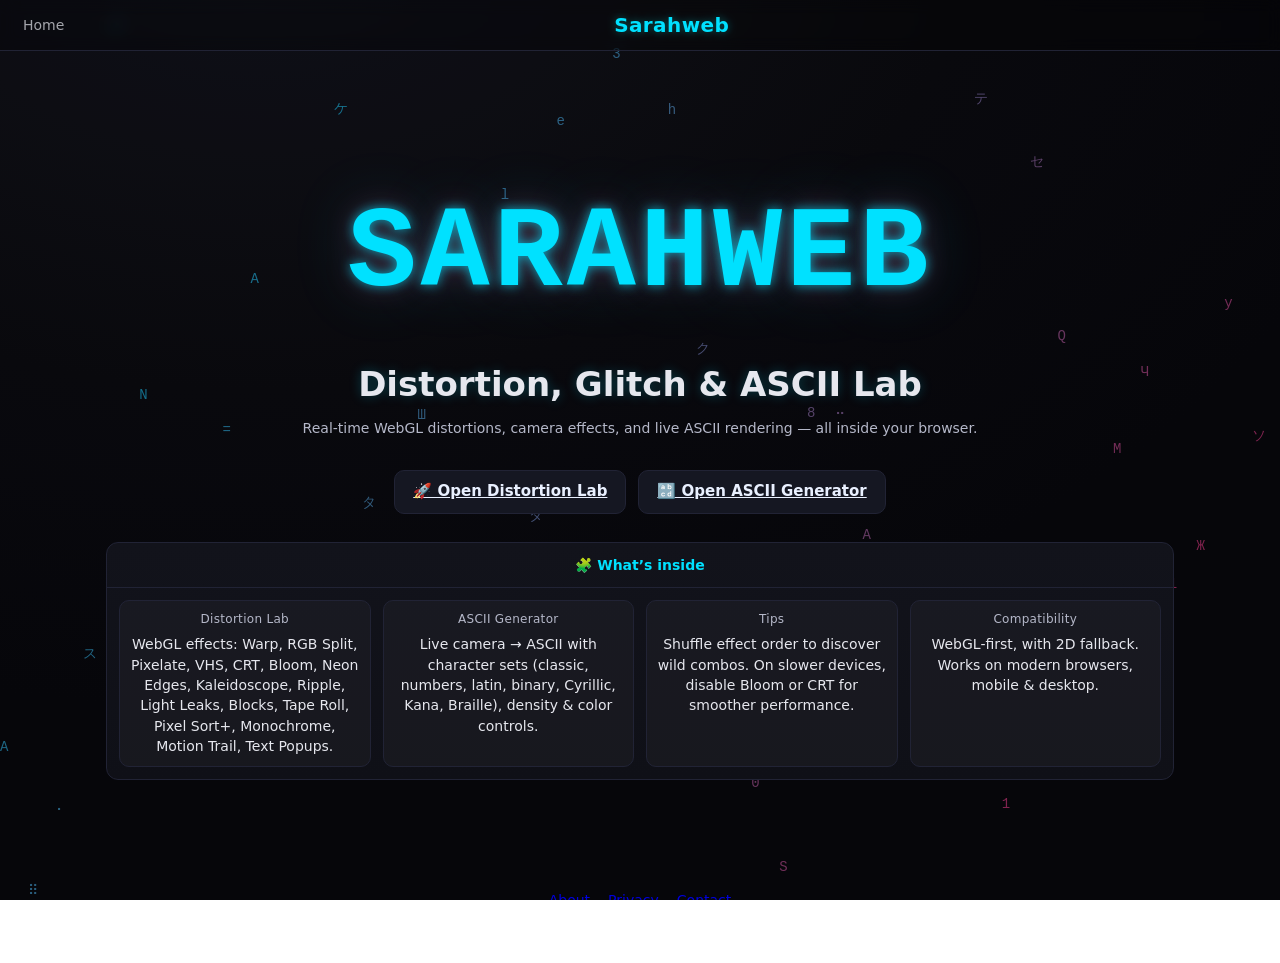
<file: index.html>
<!DOCTYPE html>
<html lang="en">
<head>
  <meta charset="utf-8" />
  <meta name="viewport" content="width=device-width, initial-scale=1, viewport-fit=cover" />
  <title>Sarahweb — Home</title>

  <!-- Canonical & SEO -->
  <link rel="canonical" href="https://www.sarahwebfx.com/" />
  <meta name="description" content="SarahwebFX — live WebGL distortion & glitch lab plus a real-time ASCII camera. Run VHS, CRT, bloom, kaleidoscope, leaks, trails and more — all in your browser." />
  <meta name="theme-color" content="#0b1220" />
  <meta name="keywords" content="Sarahweb, SarahwebFX, distortion lab, glitch, WebGL, ASCII art, real-time effects, VHS, RGB split, cyberpunk, visual fx" />
  <meta name="author" content="TomUTKA" />
  <meta name="robots" content="index, follow" />

  <!-- Open Graph / Twitter -->
  <meta property="og:title" content="SarahwebFX — Distortion, Glitch & ASCII Lab" />
  <meta property="og:description" content="Live WebGL effects and an ASCII camera. Real-time visuals in your browser." />
  <meta property="og:url" content="https://www.sarahwebfx.com/" />
  <meta property="og:type" content="website" />
  <meta property="og:image" content="https://www.sarahwebfx.com/assets/og-card.png" />
  <meta name="twitter:card" content="summary_large_image" />
  <meta name="twitter:title" content="SarahwebFX — Distortion, Glitch & ASCII Lab" />
  <meta name="twitter:description" content="Live WebGL effects and an ASCII camera. Real-time visuals in your browser." />
  <meta name="twitter:image" content="https://www.sarahwebfx.com/assets/og-card.png" />
  
  <link rel="icon" type="image/png" sizes="512x512" href="assets/swfx.png">
  <link rel="apple-touch-icon" href="assets/swfx.png">

  <link rel="stylesheet" href="./lab.css" />

  <!-- Google Analytics 4 -->
  <script async src="https://www.googletagmanager.com/gtag/js?id=G-GY3DYE1NW1"></script>
  <script>
    window.dataLayer = window.dataLayer || [];
    function gtag(){dataLayer.push(arguments);}
    gtag('js', new Date());
    gtag('config', 'G-GY3DYE1NW1');
  </script>

  <style>
    /* ASCII rain background */
    .bg-wrap {
      position: fixed;
      inset: 0;
      z-index: 0;
      overflow: hidden;
      pointer-events: none;
    }
    #asciiBg {
      position: absolute;
      inset: 0;
      width: 100%;
      height: 100%;
      display: block;
      filter: contrast(120%) saturate(110%) brightness(105%);
      opacity: 0.5;
      mix-blend-mode: screen;
    }

    /* Foreground */
    .hero {
      position: relative;
      z-index: 1;
      text-align: center;
      padding: 120px 16px 40px;
    }

    /* --- BIG SARAHWEB LOGO --- */
    .hero .logo {
      font-size: clamp(48px, 9vw, 120px);
      font-weight: 900;
      letter-spacing: 4px;
      text-transform: uppercase;
      color: var(--cyan);
      text-shadow:
        0 0 12px rgba(0, 225, 255, 0.7),
        0 0 28px rgba(255, 42, 109, 0.25),
        0 0 60px rgba(0, 225, 255, 0.25);
      animation: glowPulse 6s ease-in-out infinite;
      font-family: "Orbitron", "Share Tech Mono", monospace;
      display: inline-block;
      margin-bottom: 10px;
    }

    @keyframes glowPulse {
      0%, 100% {
        text-shadow:
          0 0 10px rgba(0, 225, 255, 0.8),
          0 0 25px rgba(255, 42, 109, 0.3),
          0 0 50px rgba(0, 225, 255, 0.4);
        transform: scale(1);
      }
      50% {
        text-shadow:
          0 0 15px rgba(0, 225, 255, 1),
          0 0 35px rgba(255, 42, 109, 0.4),
          0 0 70px rgba(0, 225, 255, 0.6);
        transform: scale(1.03);
      }
    }

    .hero h2 {
      margin: 12px 0 8px;
      font-size: clamp(22px, 3.5vw, 34px);
      font-weight: 700;
      color: var(--ink);
      text-shadow: 0 0 12px rgba(0, 225, 255, 0.25);
    }

    .hero .lead {
      color: var(--ink-dim);
      max-width: 820px;
      margin: 0 auto 18px;
    }

    .cta {
      display: inline-flex;
      gap: 12px;
      flex-wrap: wrap;
      justify-content: center;
      margin-top: 14px;
    }
    .cta .btn {
      font-size: 15px;
      padding: 10px 18px;
    }

    /* Keep panel layout consistent */
    .panel > summary {
      cursor: default;
    }
  </style>
</head>
<body>
  <!-- Background -->
  <div class="bg-wrap" aria-hidden="true">
    <canvas id="asciiBg"></canvas>
  </div>

  <!-- Header (same theme bar) -->
  <header class="top">
    <nav class="left">
      <span class="navlink" style="pointer-events:none;opacity:.7">Home</span>
    </nav>
    <h1 class="brand">Sarahweb</h1>
    <div class="right"></div>
  </header>

  <!-- Hero section -->
  <main class="wrap hero">
    <div class="logo">SARAHWEB</div>
    <h2>Distortion, Glitch & ASCII Lab</h2>
    <p class="lead">
      Real-time WebGL distortions, camera effects, and live ASCII rendering — all inside your browser.
    </p>
    <div class="cta">
      <a class="btn" href="./lab.html">🚀 Open Distortion Lab</a>
      <a class="btn" href="./ascii.html">🔡 Open ASCII Generator</a>
    </div>

    <section class="panel" style="margin-top:28px;">
      <summary>🧩 What’s inside</summary>
      <div class="row">
        <div class="ctl">
          <span>Distortion Lab</span>
          <div>
            WebGL effects: Warp, RGB Split, Pixelate, VHS, CRT, Bloom, Neon Edges, Kaleidoscope, Ripple,
            Light Leaks, Blocks, Tape Roll, Pixel Sort+, Monochrome, Motion Trail, Text Popups.
          </div>
        </div>
        <div class="ctl">
          <span>ASCII Generator</span>
          <div>
            Live camera → ASCII with character sets (classic, numbers, latin, binary, Cyrillic, Kana, Braille),
            density & color controls.
          </div>
        </div>
        <div class="ctl">
          <span>Tips</span>
          <div>
            Shuffle effect order to discover wild combos. On slower devices, disable Bloom or CRT for smoother performance.
          </div>
        </div>
        <div class="ctl">
          <span>Compatibility</span>
          <div>
            WebGL-first, with 2D fallback. Works on modern browsers, mobile & desktop.
          </div>
        </div>
      </div>
    </section>
  </main>

  <!-- Flowing ASCII rain background -->
  <script>
    (() => {
      const canvas = document.getElementById('asciiBg');
      const ctx = canvas.getContext('2d', { alpha: true });
      let W = 0, H = 0, cols = 0, drops = [], last = 0;

      const SETS = [
        "01", " .:-=+*#%@", "ABCDEFGHIJKLMNOPQRSTUVWXYZ",
        "abcdefghijklmnopqrstuvwxyz", "0123456789",
        "アイウエオカキクケコサシスセソタチツテト",
        "АБВГДЕЖЗИЙКЛМНОПРСТУФХЦЧШЩЫЭЮЯ",
        "⠁⠃⠉⠙⠑⠋⠛⠟⠞⠥⠩⠯⠷⠿"
      ];
      const CYAN = "#00e1ff", HOT = "#ff2a6d";

      function resize() {
        const dpr = Math.min(window.devicePixelRatio || 1, 2);
        W = canvas.width = window.innerWidth * dpr;
        H = canvas.height = window.innerHeight * dpr;
        ctx.setTransform(dpr, 0, 0, dpr, 0, 0);
        const fontSize = Math.max(12, Math.floor(W / 90));
        ctx.font = `${fontSize}px ui-monospace, Menlo, Consolas, monospace`;
        cols = Math.ceil(W / (fontSize * 2));
        drops = new Array(cols).fill(0).map(() => ({
          y: Math.random() * H,
          sp: 2 + Math.random() * 3,
          set: SETS[(Math.random() * SETS.length) | 0]
        }));
      }

      function tick(ts) {
        const dt = (ts - last) || 16; last = ts;
        ctx.fillStyle = "rgba(10, 10, 15, 0.14)";
        ctx.fillRect(0, 0, W, H);

        const g = ctx.createLinearGradient(0, 0, W, H);
        g.addColorStop(0, CYAN);
        g.addColorStop(1, HOT);
        ctx.fillStyle = g;

        const stepX = Math.max(12, W / cols);
        for (let i = 0; i < cols; i++) {
          const d = drops[i];
          const ch = d.set[(Math.random() * d.set.length) | 0];
          const x = i * stepX;
          const y = d.y;
          ctx.fillText(ch, x, y);
          d.y += d.sp * (1 + Math.sin(ts * 0.001 + i) * 0.2);
          if (d.y > H + 40) {
            d.y = -Math.random() * 80;
            if (Math.random() < 0.08) d.set = SETS[(Math.random() * SETS.length) | 0];
            d.sp = 2 + Math.random() * 3;
          }
        }
        requestAnimationFrame(tick);
      }

      window.addEventListener('resize', resize);
      resize();
      requestAnimationFrame(tick);
    })();
  </script>

<footer class="wrap" style="margin-top:28px">
  <div class="links" style="display:flex;gap:18px;justify-content:center;margin:28px 0 8px">
    <a href="./about.html">About</a>
    <a href="./privacy.html">Privacy</a>
    <a href="./contact.html">Contact</a>
  </div>
  <div class="muted" style="text-align:center;margin-bottom:24px;">
    © <span id="y"></span> SarahwebFX
  </div>
</footer>
<script>
  (function(){ var y=document.getElementById('y'); if(y) y.textContent=new Date().getFullYear(); })();
</script>

</body>
</html>
</file>
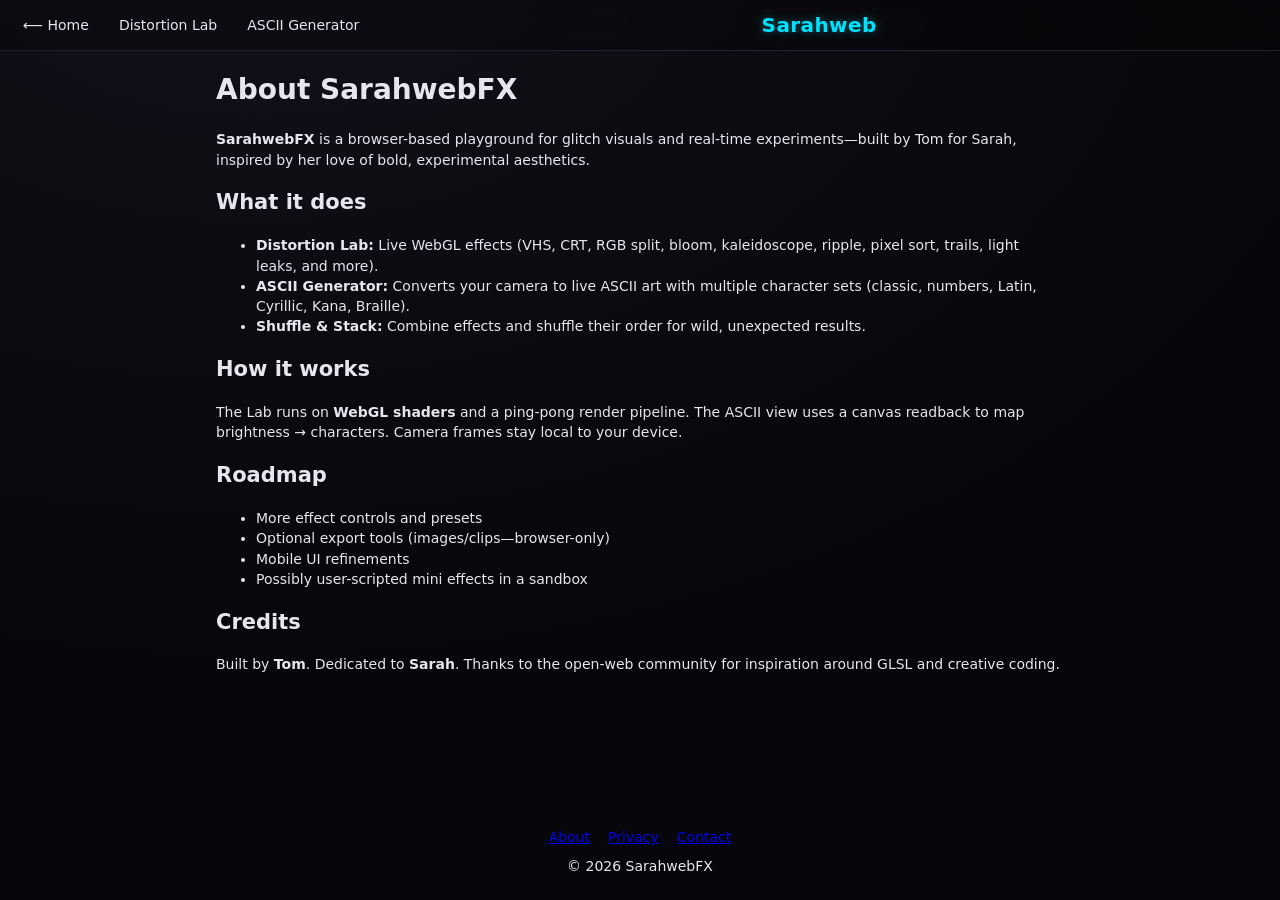
<file: about.html>
<!DOCTYPE html>
<html lang="en">
<head>
  <meta charset="utf-8" />
  <meta name="viewport" content="width=device-width, initial-scale=1, viewport-fit=cover" />
  <title>About — SarahwebFX</title>
  <link rel="canonical" href="https://www.sarahwebfx.com/about.html" />
  <meta name="description" content="Learn the story behind SarahwebFX, the real-time WebGL Distortion Lab and ASCII camera made for glitch visuals." />
  <meta name="theme-color" content="#0b1220" />
  <link rel="icon" type="image/png" sizes="512x512" href="assets/swfx.png">
  <link rel="apple-touch-icon" href="assets/swfx.png">

  <link rel="stylesheet" href="./lab.css" />
  <style>
    /* keep footer at bottom without touching your theme */
    body,html{height:100%}
    .page{min-height:100%;display:flex;flex-direction:column}
    main.wrap{flex:1}
  </style>
</head>
<body>
  <div class="page">
    <header class="top">
      <nav class="left">
        <a class="navlink" href="./index.html">⟵ Home</a>
        <a class="navlink" href="./lab.html">Distortion Lab</a>
        <a class="navlink" href="./ascii.html">ASCII Generator</a>
      </nav>
      <h1 class="brand">Sarahweb</h1>
      <div class="right"></div>
    </header>

    <main class="wrap" style="max-width:880px">
      <h1>About SarahwebFX</h1>
      <p>
        <strong>SarahwebFX</strong> is a browser-based playground for glitch visuals and
        real-time experiments—built by Tom for Sarah, inspired by her love of bold, experimental aesthetics.
      </p>

      <h2>What it does</h2>
      <ul>
        <li><strong>Distortion Lab:</strong> Live WebGL effects (VHS, CRT, RGB split, bloom, kaleidoscope, ripple, pixel sort, trails, light leaks, and more).</li>
        <li><strong>ASCII Generator:</strong> Converts your camera to live ASCII art with multiple character sets (classic, numbers, Latin, Cyrillic, Kana, Braille).</li>
        <li><strong>Shuffle & Stack:</strong> Combine effects and shuffle their order for wild, unexpected results.</li>
      </ul>

      <h2>How it works</h2>
      <p>
        The Lab runs on <strong>WebGL shaders</strong> and a ping-pong render pipeline. The ASCII view uses
        a canvas readback to map brightness → characters. Camera frames stay local to your device.
      </p>

      <h2>Roadmap</h2>
      <ul>
        <li>More effect controls and presets</li>
        <li>Optional export tools (images/clips—browser-only)</li>
        <li>Mobile UI refinements</li>
        <li>Possibly user-scripted mini effects in a sandbox</li>
      </ul>

      <h2>Credits</h2>
      <p>
        Built by <strong>Tom</strong>. Dedicated to <strong>Sarah</strong>. Thanks to the
        open-web community for inspiration around GLSL and creative coding.
      </p>
    </main>

    <footer class="wrap" style="margin-top:28px">
      <div class="links" style="display:flex;gap:18px;justify-content:center;margin:28px 0 8px">
        <a href="./about.html">About</a>
        <a href="./privacy.html">Privacy</a>
        <a href="./contact.html">Contact</a>
      </div>
      <div class="muted" style="text-align:center;margin-bottom:24px;">
        © <span id="y"></span> SarahwebFX
      </div>
    </footer>
  </div>
  <script>document.getElementById('y').textContent = new Date().getFullYear();</script>
</body>
</html>
</file>
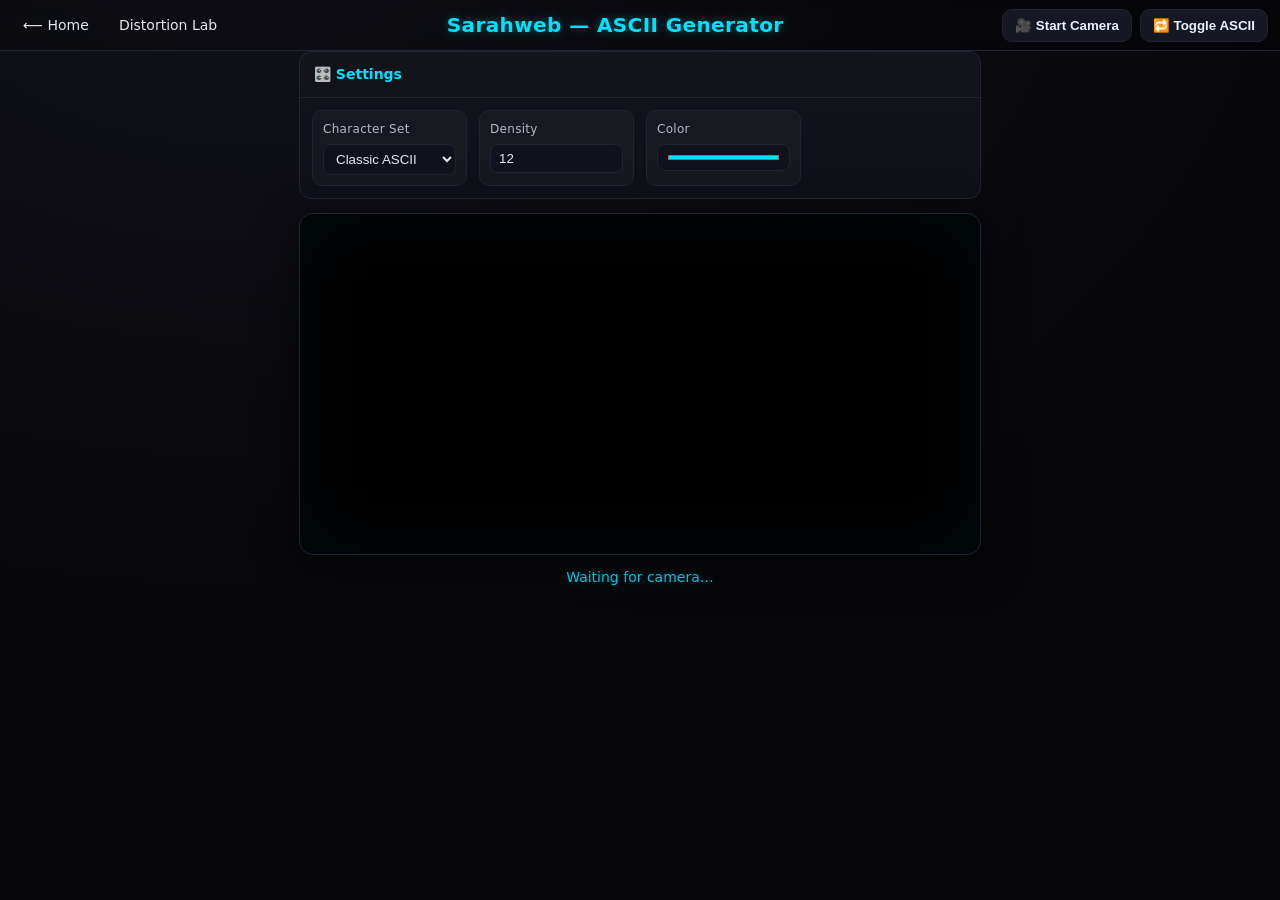
<file: ascii.html>
<!DOCTYPE html>
<html lang="en">
<head>
  <meta charset="utf-8" />
  <meta name="viewport" content="width=device-width, initial-scale=1, viewport-fit=cover" />
  <title>SarahwebFX — ASCII Generator</title>

  <!-- Canonical & SEO -->
  <link rel="canonical" href="https://www.sarahwebfx.com/ascii.html" />
  <meta name="description" content="SarahwebFX ASCII Generator — transform your webcam feed into live ASCII art with multiple character sets, density and color options." />
  <meta name="keywords" content="Sarahweb, SarahwebFX, ASCII generator, webcam ASCII, text art, live ASCII, glitch, matrix, binary, cyberpunk, real-time effects" />
  <meta name="author" content="TomUTKA" />
  <meta name="robots" content="index, follow" />
  <meta name="theme-color" content="#0b1220" />

  <!-- Open Graph / Twitter -->
  <meta property="og:title" content="SarahwebFX — ASCII Generator" />
  <meta property="og:description" content="Turn your camera feed into real-time ASCII art — with multiple character sets and color styles." />
  <meta property="og:url" content="https://www.sarahwebfx.com/ascii.html" />
  <meta property="og:type" content="website" />
  <meta property="og:image" content="https://www.sarahwebfx.com/assets/og-card.png" />

  <meta name="twitter:card" content="summary_large_image" />
  <meta name="twitter:title" content="SarahwebFX — ASCII Generator" />
  <meta name="twitter:description" content="Turn your camera feed into real-time ASCII art — with multiple character sets and color styles." />
  <meta name="twitter:image" content="https://www.sarahwebfx.com/assets/og-card.png" />

  <link rel="icon" type="image/png" sizes="512x512" href="assets/swfx.png">
  <link rel="apple-touch-icon" href="assets/swfx.png">

  <!-- Styles -->
  <link rel="stylesheet" href="./lab.css" />

  <!-- Google Analytics 4 -->
  <script async src="https://www.googletagmanager.com/gtag/js?id=G-GY3DYE1NW1"></script>
  <script>
    window.dataLayer = window.dataLayer || [];
    function gtag(){dataLayer.push(arguments);}
    gtag('js', new Date());
    gtag('config', 'G-GY3DYE1NW1');
  </script>
</head>
<body>
  <header class="top">
    <nav class="left">
      <a class="navlink" href="./index.html">⟵ Home</a>
      <a class="navlink" href="./lab.html">Distortion Lab</a>
    </nav>
    <h1 class="brand">Sarahweb — ASCII Generator</h1>
    <div class="actions right">
      <button id="btnCam" class="btn sfx">🎥 Start Camera</button>
      <button id="btnToggle" class="btn sfx">🔁 Toggle ASCII</button>
    </div>
    <audio id="clickSfx"></audio>
  </header>

  <main class="wrap">
    <details class="panel" open>
      <summary>🎛️ Settings</summary>
      <div class="row">
        <label class="ctl">
          <span>Character Set</span>
          <select id="charset">
            <option value="classic">Classic ASCII</option>
            <option value="numbers">Numbers</option>
            <option value="latin">Latin (A–Z, a–z)</option>
            <option value="binary">Binary (0/1)</option>
            <option value="cyrillic">Cyrillic</option>
            <option value="kana">Japanese Kana</option>
            <option value="braille">Braille</option>
          </select>
        </label>
        <label class="ctl">
          <span>Density</span>
          <input id="density" type="number" min="2" max="48" value="12" />
        </label>
        <label class="ctl">
          <span>Color</span>
          <input id="color" type="color" value="#00e1ff" />
        </label>
      </div>
    </details>

    <section class="stage">
      <canvas id="asciiCanvas"></canvas>
      <video id="vid" autoplay playsinline muted></video>
    </section>

    <div id="status" class="status">Waiting for camera…</div>
  </main>

  <script src="./ascii.js"></script>
</body>
</html>
</file>
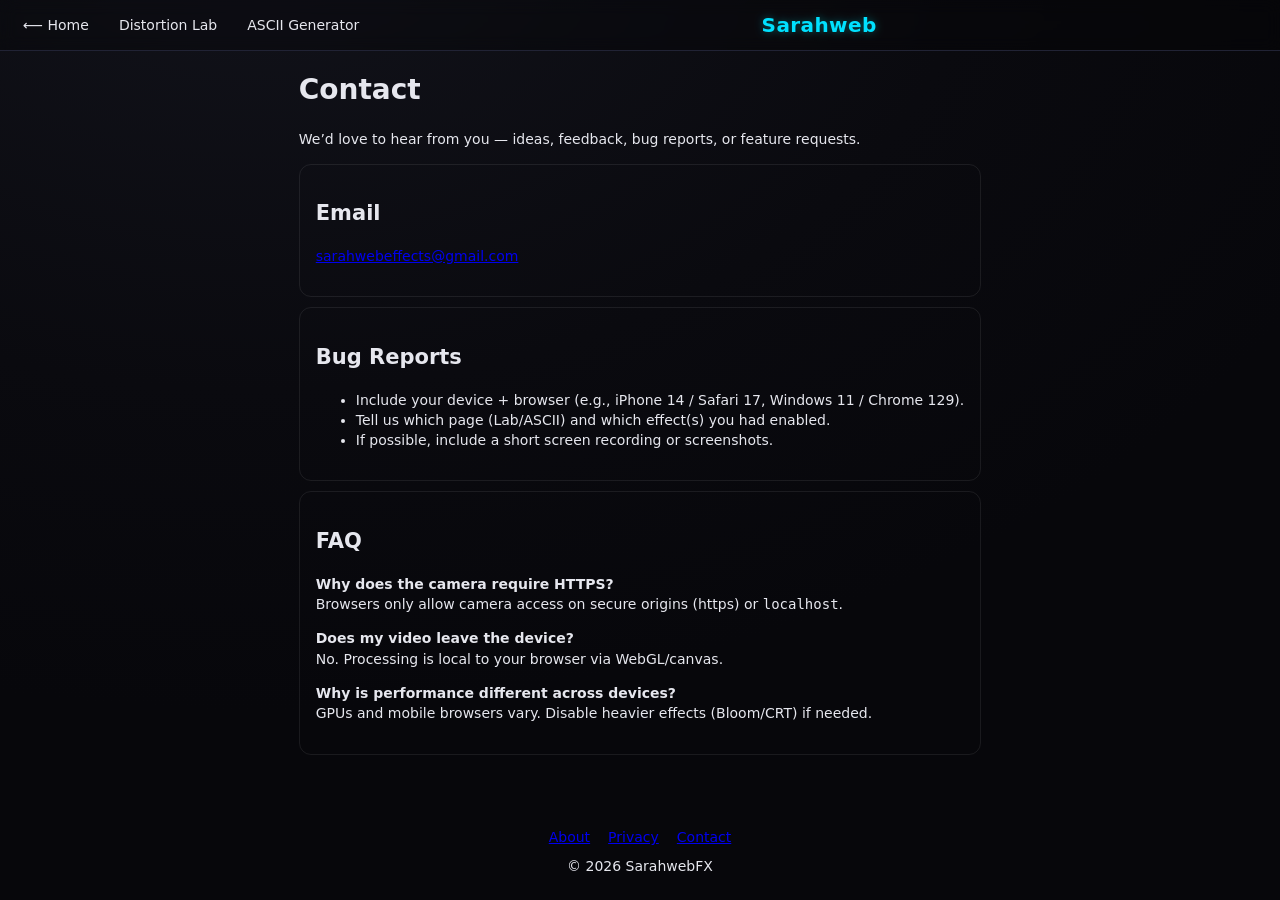
<file: contact.html>
<!DOCTYPE html>
<html lang="en">
<head>
  <meta charset="utf-8" />
  <meta name="viewport" content="width=device-width, initial-scale=1, viewport-fit=cover" />
  <title>Contact — SarahwebFX</title>
  <link rel="canonical" href="https://www.sarahwebfx.com/contact.html" />
  <meta name="description" content="Contact SarahwebFX for questions, ideas, or bug reports." />
  <meta name="theme-color" content="#0b1220" />
  <link rel="icon" type="image/png" sizes="512x512" href="assets/swfx.png">
  <link rel="apple-touch-icon" href="assets/swfx.png">

  <link rel="stylesheet" href="./lab.css" />
  <style>
    body,html{height:100%}
    .page{min-height:100%;display:flex;flex-direction:column}
    main.wrap{flex:1}
    .card{border:1px solid rgba(255,255,255,.08);border-radius:12px;padding:16px;margin:10px 0}
  </style>
</head>
<body>
  <div class="page">
    <header class="top">
      <nav class="left">
        <a class="navlink" href="./index.html">⟵ Home</a>
        <a class="navlink" href="./lab.html">Distortion Lab</a>
        <a class="navlink" href="./ascii.html">ASCII Generator</a>
      </nav>
      <h1 class="brand">Sarahweb</h1>
      <div class="right"></div>
    </header>

    <main class="wrap" style="max-width:880px">
      <h1>Contact</h1>
      <p>We’d love to hear from you — ideas, feedback, bug reports, or feature requests.</p>

      <div class="card">
        <h2>Email</h2>
        <p>
          <a href="mailto:sarahwebeffects@gmail.com">sarahwebeffects@gmail.com</a>
        </p>
      </div>

      <div class="card">
        <h2>Bug Reports</h2>
        <ul>
          <li>Include your device + browser (e.g., iPhone 14 / Safari 17, Windows 11 / Chrome 129).</li>
          <li>Tell us which page (Lab/ASCII) and which effect(s) you had enabled.</li>
          <li>If possible, include a short screen recording or screenshots.</li>
        </ul>
      </div>

      <div class="card">
        <h2>FAQ</h2>
        <p><strong>Why does the camera require HTTPS?</strong><br>
        Browsers only allow camera access on secure origins (https) or <code>localhost</code>.</p>

        <p><strong>Does my video leave the device?</strong><br>
        No. Processing is local to your browser via WebGL/canvas.</p>

        <p><strong>Why is performance different across devices?</strong><br>
        GPUs and mobile browsers vary. Disable heavier effects (Bloom/CRT) if needed.</p>
      </div>
    </main>

    <footer class="wrap" style="margin-top:28px">
      <div class="links" style="display:flex;gap:18px;justify-content:center;margin:28px 0 8px">
        <a href="./about.html">About</a>
        <a href="./privacy.html">Privacy</a>
        <a href="./contact.html">Contact</a>
      </div>
      <div class="muted" style="text-align:center;margin-bottom:24px;">
        © <span id="y"></span> SarahwebFX
      </div>
    </footer>
  </div>
  <script>document.getElementById('y').textContent = new Date().getFullYear();</script>
</body>
</html>
</file>
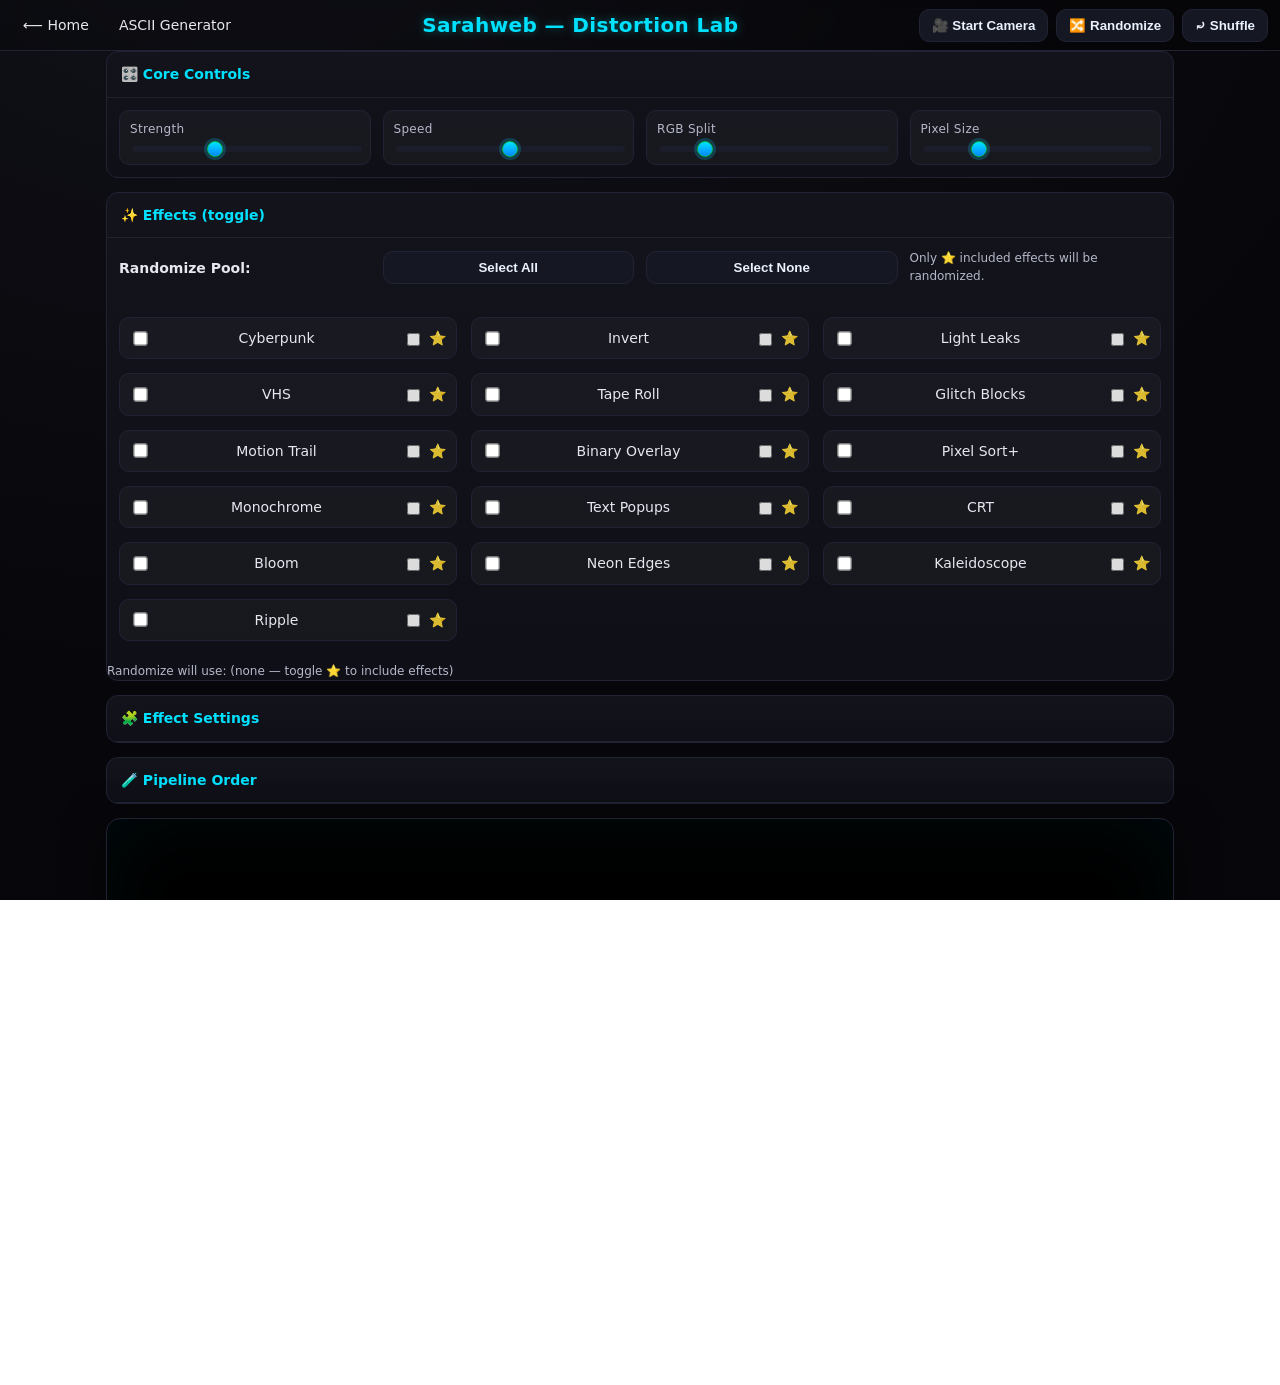
<file: lab.html>
<!DOCTYPE html>
<html lang="en">
<head>
  <meta charset="utf-8" />
  <meta name="viewport" content="width=device-width, initial-scale=1, viewport-fit=cover" />
  <title>SarahwebFX — Distortion Lab (WebGL)</title>

  <!-- Canonical & SEO -->
  <link rel="canonical" href="https://www.sarahwebfx.com/lab.html" />
  <meta name="description" content="SarahwebFX Distortion Lab — experiment with real-time WebGL camera effects: VHS, CRT, RGB split, bloom, kaleidoscope, ripple, pixel sort, trails, leaks, and more — right in your browser." />
  <meta name="keywords" content="Sarahweb, SarahwebFX, distortion lab, glitch, WebGL, CRT, VHS, RGB split, pixel sort, ripple, kaleidoscope, trails, light leaks, effects, cyberpunk, real-time graphics" />
  <meta name="author" content="TomUTKA" />
  <meta name="robots" content="index, follow" />
  <meta name="theme-color" content="#0b1220" />

  <!-- Open Graph / Twitter -->
  <meta property="og:title" content="SarahwebFX — Distortion Lab (WebGL)" />
  <meta property="og:description" content="Run live WebGL distortion & glitch effects in your browser — VHS, CRT, RGB split, ripple, kaleidoscope and more." />
  <meta property="og:url" content="https://www.sarahwebfx.com/lab.html" />
  <meta property="og:type" content="website" />
  <meta property="og:image" content="https://www.sarahwebfx.com/assets/og-card.png" />

  <meta name="twitter:card" content="summary_large_image" />
  <meta name="twitter:title" content="SarahwebFX — Distortion Lab (WebGL)" />
  <meta name="twitter:description" content="Run live WebGL distortion & glitch effects in your browser — VHS, CRT, RGB split, ripple, kaleidoscope and more." />
  <meta name="twitter:image" content="https://www.sarahwebfx.com/assets/og-card.png" />

  <link rel="icon" type="image/png" sizes="512x512" href="assets/swfx.png">
  <link rel="apple-touch-icon" href="assets/swfx.png">

  <link rel="stylesheet" href="./lab.css" />

  <!-- Google Analytics 4 -->
  <script async src="https://www.googletagmanager.com/gtag/js?id=G-GY3DYE1NW1"></script>
  <script>
    window.dataLayer = window.dataLayer || [];
    function gtag(){dataLayer.push(arguments);}
    gtag('js', new Date());
    gtag('config', 'G-GY3DYE1NW1');
  </script>

  <style>
    /* Optional layout tweak for include stars */
    .sw { display:flex; align-items:center; justify-content:space-between; }
    .sw .inc { display:inline-flex; align-items:center; gap:6px; opacity:.85; }
    .sw .inc input { transform: translateY(1px); }
  </style>
</head>

<body>
  <!-- Top bar -->
  <header class="top">
    <nav class="left">
      <a class="navlink" href="./index.html">⟵ Home</a>
      <a class="navlink" href="./ascii.html">ASCII Generator</a>
    </nav>
    <h1 class="brand">Sarahweb — Distortion Lab</h1>
    <div class="actions right">
      <button id="btnCam" class="btn sfx">🎥 Start Camera</button>
      <button id="btnRandom" class="btn sfx">🔀 Randomize</button>
      <button id="btnShuffle" class="btn sfx">⤾ Shuffle</button>
    </div>
    <audio id="clickSfx"></audio>
  </header>

  <!-- Controls -->
  <main class="wrap">
    <!-- Core controls -->
    <details class="panel" open>
      <summary>🎛️ Core Controls</summary>
      <div class="row">
        <label class="ctl"><span>Strength</span><input id="strength" type="range" min="0" max="100" value="35" /></label>
        <label class="ctl"><span>Speed</span><input id="speed" type="range" min="0" max="100" value="50" /></label>
        <label class="ctl"><span>RGB Split</span><input id="rgb" type="range" min="0" max="100" value="18" /></label>
        <label class="ctl"><span>Pixel Size</span><input id="cell" type="range" min="4" max="128" value="32" /></label>
      </div>
    </details>

    <!-- Effects toggles -->
    <details class="panel" open>
      <summary>✨ Effects (toggle)</summary>

      <!-- Randomize pool controls -->
      <div class="row" style="align-items:center; gap:12px; margin-bottom:8px;">
        <strong>Randomize Pool:</strong>
        <button id="incAll" class="btn sfx" type="button">Select All</button>
        <button id="incNone" class="btn sfx" type="button">Select None</button>
        <span class="hint">Only ⭐ included effects will be randomized.</span>
      </div>

      <div class="grid-3">
        <!-- Each effect -->
        <label class="sw"><input id="fx_cpunk" type="checkbox" /> Cyberpunk<span class="inc"><input id="inc_cpunk" type="checkbox" /> ⭐</span></label>
        <label class="sw"><input id="fx_invert" type="checkbox" /> Invert<span class="inc"><input id="inc_invert" type="checkbox" /> ⭐</span></label>
        <label class="sw"><input id="fx_leak" type="checkbox" /> Light Leaks<span class="inc"><input id="inc_leak" type="checkbox" /> ⭐</span></label>
        <label class="sw"><input id="fx_vhs" type="checkbox" /> VHS<span class="inc"><input id="inc_vhs" type="checkbox" /> ⭐</span></label>
        <label class="sw"><input id="fx_tape" type="checkbox" /> Tape Roll<span class="inc"><input id="inc_tape" type="checkbox" /> ⭐</span></label>
        <label class="sw"><input id="fx_blocks" type="checkbox" /> Glitch Blocks<span class="inc"><input id="inc_blocks" type="checkbox" /> ⭐</span></label>
        <label class="sw"><input id="fx_trail" type="checkbox" /> Motion Trail<span class="inc"><input id="inc_trail" type="checkbox" /> ⭐</span></label>
        <label class="sw"><input id="fx_binary" type="checkbox" /> Binary Overlay<span class="inc"><input id="inc_binary" type="checkbox" /> ⭐</span></label>
        <label class="sw"><input id="fx_psort" type="checkbox" /> Pixel Sort+<span class="inc"><input id="inc_psort" type="checkbox" /> ⭐</span></label>
        <label class="sw"><input id="fx_mono" type="checkbox" /> Monochrome<span class="inc"><input id="inc_mono" type="checkbox" /> ⭐</span></label>
        <label class="sw"><input id="fx_text" type="checkbox" /> Text Popups<span class="inc"><input id="inc_text" type="checkbox" /> ⭐</span></label>
        <label class="sw"><input id="fx_crt" type="checkbox" /> CRT<span class="inc"><input id="inc_crt" type="checkbox" /> ⭐</span></label>
        <label class="sw"><input id="fx_bloom" type="checkbox" /> Bloom<span class="inc"><input id="inc_bloom" type="checkbox" /> ⭐</span></label>
        <label class="sw"><input id="fx_edges" type="checkbox" /> Neon Edges<span class="inc"><input id="inc_edges" type="checkbox" /> ⭐</span></label>
        <label class="sw"><input id="fx_kaleido" type="checkbox" /> Kaleidoscope<span class="inc"><input id="inc_kaleido" type="checkbox" /> ⭐</span></label>
        <label class="sw"><input id="fx_ripple" type="checkbox" /> Ripple<span class="inc"><input id="inc_ripple" type="checkbox" /> ⭐</span></label>
      </div>

      <div class="hint" id="randSummary" style="margin-top:10px;">Randomize will use: (none yet)</div>
    </details>

    <!-- Settings -->
    <details class="panel">
      <summary>🧩 Effect Settings</summary>
      <div class="row">
        <!-- Your existing fieldsets (CRT, Bloom, etc.) -->
        <fieldset class="group"><legend>CRT</legend><label class="ctl small"><span>Curvature</span><input id="crt_curve" type="range" min="0" max="100" value="40" /></label><label class="ctl small"><span>Scanlines</span><input id="crt_scan" type="range" min="0" max="100" value="40" /></label></fieldset>
        <fieldset class="group"><legend>Bloom</legend><label class="ctl small"><span>Threshold</span><input id="bloom_thresh" type="range" min="0" max="100" value="40" /></label><label class="ctl small"><span>Intensity</span><input id="bloom_amt" type="range" min="0" max="100" value="40" /></label></fieldset>
        <fieldset class="group"><legend>Neon Edges</legend><label class="ctl small"><span>Strength</span><input id="edge_amt" type="range" min="0" max="100" value="40" /></label></fieldset>
        <fieldset class="group"><legend>Kaleidoscope</legend><label class="ctl small"><span>Slices</span><input id="kaleido_slices" type="range" min="3" max="16" value="6" /></label><label class="ctl small"><span>Rotate</span><input id="kaleido_angle" type="range" min="0" max="360" value="0" /></label></fieldset>
        <fieldset class="group"><legend>Ripple</legend><label class="ctl small"><span>Radius</span><input id="ripple_radius" type="range" min="0" max="100" value="40" /></label><label class="ctl small"><span>Strength</span><input id="ripple_amt" type="range" min="0" max="100" value="40" /></label></fieldset>
        <fieldset class="group"><legend>Pixel Sort+</legend><label class="ctl small"><span>Threshold</span><input id="psort_thresh" type="range" min="0" max="100" value="40" /></label><label class="ctl small"><span>Direction</span><select id="psort_dir"><option value="h" selected>Horizontal</option><option value="v">Vertical</option></select></label></fieldset>
        <fieldset class="group"><legend>Monochrome</legend><label class="ctl small"><span>Color A</span><input id="mono_a" type="color" value="#00ffcc" /></label><label class="ctl small"><span>Color B</span><input id="mono_b" type="color" value="#220022" /></label></fieldset>
        <fieldset class="group"><legend>Text Popups</legend><label class="ctl small"><span>Duration (ms)</span><input id="text_ms" type="number" min="200" max="5000" value="1400" /></label></fieldset>
      </div>
    </details>

    <!-- Pipeline order -->
    <details class="panel">
      <summary>🧪 Pipeline Order</summary>
      <div class="row">
        <pre id="orderList" class="order"></pre>
        <div class="stack">
          <button id="btnShuffle2" class="btn sfx">Shuffle Order</button>
          <div class="hint">Effects run top → bottom. Shuffle to discover wild combos.</div>
        </div>
      </div>
    </details>

    <!-- Output -->
    <section class="stage">
      <canvas id="gl"></canvas>
      <video id="vid" autoplay playsinline muted></video>
    </section>

    <div id="status" class="status">Waiting for camera…</div>
  </main>

  <script src="./lab.js"></script>
</body>
</html>
</file>
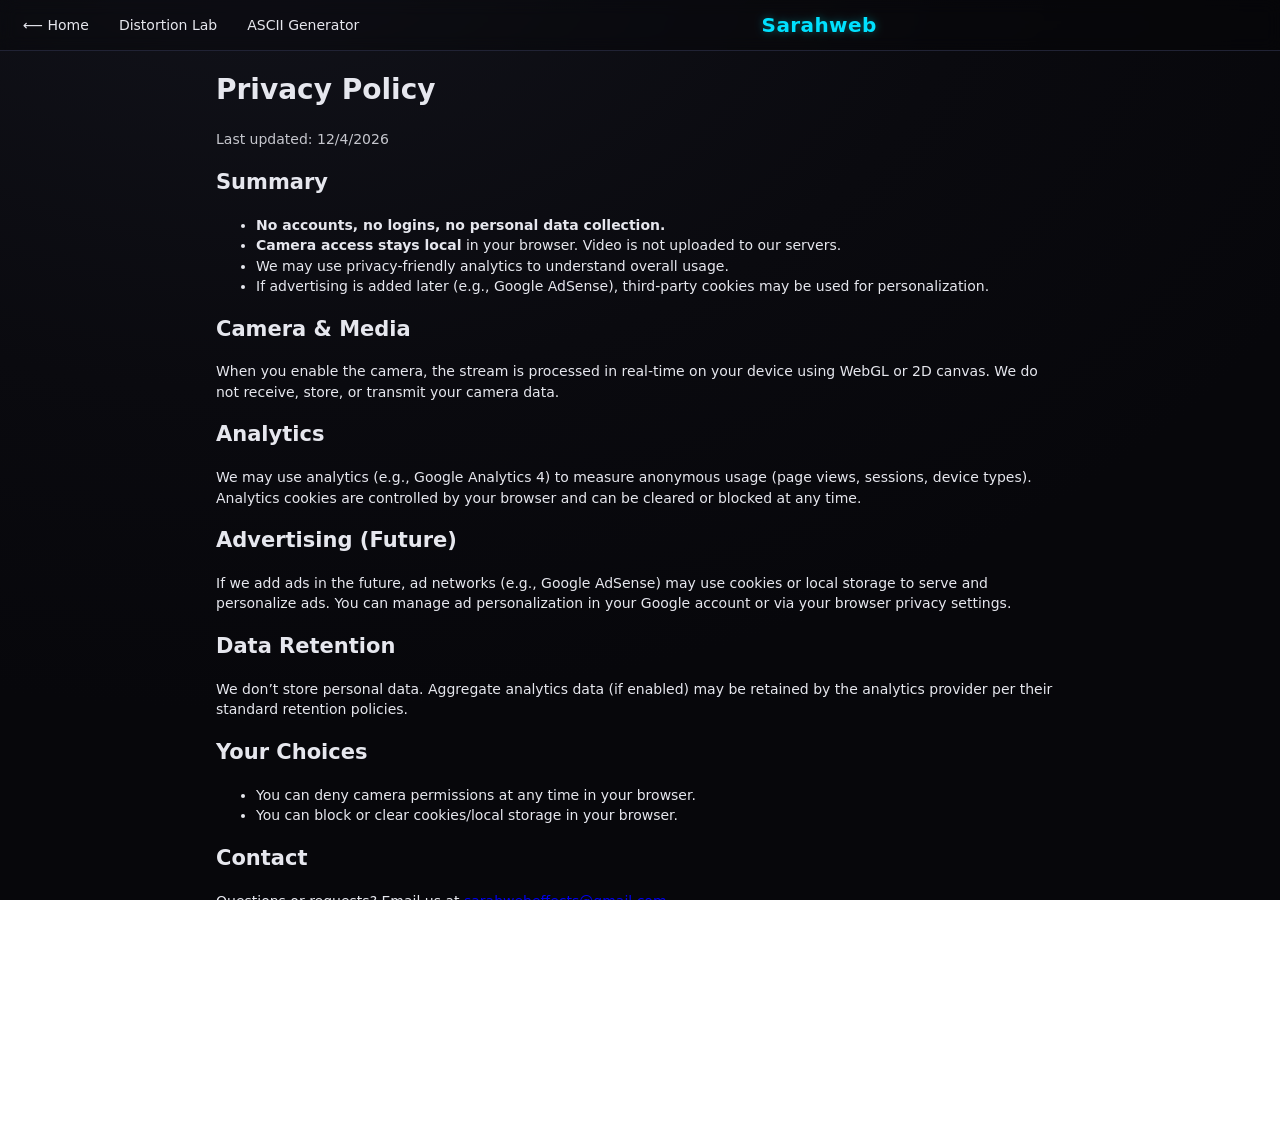
<file: privacy.html>
<!DOCTYPE html>
<html lang="en">
<head>
  <meta charset="utf-8" />
  <meta name="viewport" content="width=device-width, initial-scale=1, viewport-fit=cover" />
  <title>Privacy Policy — SarahwebFX</title>
  <link rel="canonical" href="https://www.sarahwebfx.com/privacy.html" />
  <meta name="description" content="Privacy policy for SarahwebFX — camera stays local, no personal data stored, optional analytics/ads details." />
  <meta name="theme-color" content="#0b1220" />
  <link rel="icon" type="image/png" sizes="512x512" href="assets/swfx.png">
  <link rel="apple-touch-icon" href="assets/swfx.png">

  <link rel="stylesheet" href="./lab.css" />
  <style>
    body,html{height:100%}
    .page{min-height:100%;display:flex;flex-direction:column}
    main.wrap{flex:1}
    .muted{opacity:.85}
  </style>
</head>
<body>
  <div class="page">
    <header class="top">
      <nav class="left">
        <a class="navlink" href="./index.html">⟵ Home</a>
        <a class="navlink" href="./lab.html">Distortion Lab</a>
        <a class="navlink" href="./ascii.html">ASCII Generator</a>
      </nav>
      <h1 class="brand">Sarahweb</h1>
      <div class="right"></div>
    </header>

    <main class="wrap" style="max-width:880px">
      <h1>Privacy Policy</h1>
      <p class="muted">Last updated: <span id="d"></span></p>

      <h2>Summary</h2>
      <ul>
        <li><strong>No accounts, no logins, no personal data collection.</strong></li>
        <li><strong>Camera access stays local</strong> in your browser. Video is not uploaded to our servers.</li>
        <li>We may use privacy-friendly analytics to understand overall usage.</li>
        <li>If advertising is added later (e.g., Google AdSense), third-party cookies may be used for personalization.</li>
      </ul>

      <h2>Camera & Media</h2>
      <p>
        When you enable the camera, the stream is processed in real-time on your device using WebGL or 2D canvas.
        We do not receive, store, or transmit your camera data.
      </p>

      <h2>Analytics</h2>
      <p>
        We may use analytics (e.g., Google Analytics 4) to measure anonymous usage (page views, sessions, device types).
        Analytics cookies are controlled by your browser and can be cleared or blocked at any time.
      </p>

      <h2>Advertising (Future)</h2>
      <p>
        If we add ads in the future, ad networks (e.g., Google AdSense) may use cookies or local storage to serve
        and personalize ads. You can manage ad personalization in your Google account or via your browser privacy settings.
      </p>

      <h2>Data Retention</h2>
      <p>
        We don’t store personal data. Aggregate analytics data (if enabled) may be retained by the analytics provider
        per their standard retention policies.
      </p>

      <h2>Your Choices</h2>
      <ul>
        <li>You can deny camera permissions at any time in your browser.</li>
        <li>You can block or clear cookies/local storage in your browser.</li>
      </ul>

      <h2>Contact</h2>
      <p>
        Questions or requests? Email us at
        <a href="mailto:sarahwebeffects@gmail.com">sarahwebeffects@gmail.com</a>
      </p>

      <h2>Changes</h2>
      <p>
        We may update this policy from time to time. We’ll update the “Last updated” date above.
      </p>
    </main>

    <footer class="wrap" style="margin-top:28px">
      <div class="links" style="display:flex;gap:18px;justify-content:center;margin:28px 0 8px">
        <a href="./about.html">About</a>
        <a href="./privacy.html">Privacy</a>
        <a href="./contact.html">Contact</a>
      </div>
      <div class="muted" style="text-align:center;margin-bottom:24px;">
        © <span id="y"></span> SarahwebFX
      </div>
    </footer>
  </div>
  <script>
    document.getElementById('y').textContent = new Date().getFullYear();
    document.getElementById('d').textContent = new Date().toLocaleDateString();
  </script>
</body>
</html>
</file>
<file: lab.css>
:root {
  --bg: #0a0a0f;
  --panel: #12131b;
  --panel-2: #0f1017;
  --ink: #e6e7ee;
  --ink-dim: #b5b8c9;
  --hot: #ff2a6d;
  --cyan: #00e1ff;
  --line: #212335;
  --accent: #3b82f6;
}

* { box-sizing: border-box; }
html, body { height: 100%; }
body {
  margin: 0;
  background: radial-gradient(1200px 800px at 20% -10%, #12131b 0, #0a0a0f 60%, #07070b 100%);
  color: var(--ink);
  font: 14px/1.45 ui-sans-serif, system-ui, -apple-system, Segoe UI, Roboto, Inter, "Helvetica Neue", Arial, "Apple Color Emoji", "Segoe UI Emoji";
}

/* Top bar */
.top {
  position: sticky;
  top: 0;
  z-index: 10;
  display: grid;
  grid-template-columns: auto 1fr auto;
  gap: 12px;
  align-items: center;
  padding: 10px 12px;
  background: linear-gradient(180deg, rgba(10,10,15,.9), rgba(10,10,15,.7));
  border-bottom: 1px solid var(--line);
  backdrop-filter: saturate(1.2) blur(6px);
}
.brand {
  margin: 0;
  font-size: 16px;
  font-weight: 700;
  letter-spacing: .4px;
  color: var(--ink);
  text-align: center;
  text-shadow: 0 0 8px #0bf, 0 0 14px rgba(0,225,255,.25);
}
.navlink {
  color: var(--ink);
  text-decoration: none;
  padding: 6px 10px;
  border-radius: 8px;
  border: 1px solid transparent;
  transition: .15s;
}
.navlink:hover {
  border-color: var(--line);
  background: rgba(255,255,255,.03);
}
.left, .right {
  display: flex;
  gap: 8px;
  align-items: center;
}

/* Layout */
.wrap { max-width: 1100px; margin: 18px auto 64px; padding: 0 14px; }

/* Panels */
.panel {
  border: 1px solid var(--line);
  border-radius: 12px;
  overflow: hidden;
  background: linear-gradient(180deg, var(--panel), var(--panel-2));
  margin-bottom: 14px;
}
.panel > summary {
  list-style: none;
  cursor: pointer;
  padding: 12px 14px;
  font-weight: 600;
  color: var(--cyan);
  border-bottom: 1px solid var(--line);
  user-select: none;
}
.panel[open] > summary { border-bottom-color: rgba(255,255,255,.07); }
.panel > summary::-webkit-details-marker { display: none; }

.row {
  display: grid;
  gap: 12px;
  padding: 12px;
  grid-template-columns: repeat(4, minmax(0, 1fr));
}
.grid-3 {
  display: grid;
  gap: 8px;
  padding: 12px;
  grid-template-columns: repeat(3, minmax(0, 1fr));
}
@media (max-width: 900px) {
  .row { grid-template-columns: repeat(2, minmax(0, 1fr)); }
  .grid-3 { grid-template-columns: repeat(2, minmax(0, 1fr)); }
}
@media (max-width: 580px) {
  .row, .grid-3 { grid-template-columns: 1fr; }
}

/* Controls */
.ctl {
  display: flex;
  flex-direction: column;
  gap: 6px;
  background: rgba(255,255,255,.03);
  padding: 10px;
  border: 1px solid var(--line);
  border-radius: 10px;
}
.ctl span { color: var(--ink-dim); font-size: 12px; letter-spacing: .3px; }
.ctl.small { padding: 8px; }

.sw {
  background: rgba(255,255,255,.03);
  padding: 10px;
  border: 1px solid var(--line);
  border-radius: 10px;
  display: flex;
  align-items: center;
  gap: 10px;
}
.sw input { transform: scale(1.1); }

.group {
  border: 1px dashed var(--line);
  border-radius: 10px;
  padding: 10px;
  display: flex;
  gap: 12px;
  align-items: center;
  flex-wrap: wrap;
}
.group > legend {
  padding: 0 6px;
  color: var(--hot);
  letter-spacing: .3px;
  font-weight: 700;
}

/* Inputs */
input[type="range"] {
  -webkit-appearance: none;
  width: 100%;
  height: 6px;
  border-radius: 6px;
  background: #1b1d2a;
  outline: none;
}
input[type="range"]::-webkit-slider-thumb {
  -webkit-appearance: none;
  width: 16px;
  height: 16px;
  border-radius: 50%;
  background: linear-gradient(180deg, var(--cyan), #0987ff);
  border: 1px solid #0b5;
  box-shadow: 0 0 0 3px rgba(0,225,255,.2);
  cursor: pointer;
}
input[type="number"], select, input[type="color"] {
  width: 100%;
  background: #10121b;
  color: var(--ink);
  border: 1px solid var(--line);
  padding: 6px 8px;
  border-radius: 8px;
  outline: none;
}

/* Buttons */
.btn {
  background: #151722;
  color: #e9f0ff;
  border: 1px solid var(--line);
  border-radius: 10px;
  padding: 8px 12px;
  font-weight: 600;
  cursor: pointer;
  transition: .15s;
}
.btn:hover {
  transform: translateY(-1px);
  border-color: #2a2e47;
  background: #1a1d2b;
}

/* Stage (canvas/video) */
.stage {
  position: relative;
  margin-top: 14px;
  border: 1px solid var(--line);
  border-radius: 14px;
  overflow: hidden;
  background: #000;
  box-shadow: 0 10px 40px rgba(0,0,0,.55), inset 0 0 80px rgba(0,225,255,.05);
}
#gl { display: block; width: 100%; height: auto; }
#vid { display: none; }

/* Order list */
.order {
  background: #0b0c12;
  border: 1px solid var(--line);
  border-radius: 10px;
  padding: 10px;
  margin: 0;
  min-height: 120px;
  white-space: pre;
  overflow: auto;
}
.stack { display: flex; flex-direction: column; gap: 8px; }
.hint { color: var(--ink-dim); font-size: 12px; }

/* Status */
.status {
  margin: 12px auto 0;
  text-align: center;
  color: var(--cyan);
  text-shadow: 0 0 8px rgba(0,225,255,.3);
}

/* Utility */
.hidden { display: none; }

/* ===== Mobile & small-screen tweaks ===== */

/* Keep everything inside, avoid sideways scrolls */
html, body { overflow-x: hidden; }

/* Constrain content and add safe padding */
.wrap { max-width: 1100px; margin: 0 auto; padding: 0 16px; }

/* Buttons wrap nicely on mobile */
.cta { gap: 10px; flex-wrap: wrap; }
.cta .btn { white-space: nowrap; }

/* Make the 3-up info grid collapse gracefully */
.grid-3 {
  display: grid;
  grid-template-columns: repeat(3, minmax(0, 1fr));
  gap: 14px;
}

/* Footer: center on small screens */
.site-footer .inner {
  display: flex;
  gap: 12px;
  justify-content: center;
  flex-wrap: wrap;
}

/* Canvas/video areas always fit */
.stage { position: relative; width: 100%; max-width: 1100px; margin-inline: auto; }
#gl, #asciiCanvas, #vid { width: 100%; height: auto; display: block; }

/* --- Tablet (≤ 900px) --- */
@media (max-width: 900px) {
  .hero .logo { font-size: clamp(40px, 12vw, 96px); }
  .hero h2 { font-size: clamp(18px, 4.2vw, 28px); }
  .grid-3 { grid-template-columns: repeat(2, minmax(0, 1fr)); }
  .panel .row { flex-direction: column; gap: 12px; }
  .cta .btn { flex: 1 1 auto; }
}

/* --- Phone (≤ 640px) --- */
@media (max-width: 640px) {
  header.top { grid-template-columns: 1fr; text-align: center; }
  header.top .left, header.top .right { justify-content: center; }
  .hero { padding: 84px 16px 28px; }
  .hero .lead { margin-bottom: 12px; }
  .grid-3 { grid-template-columns: 1fr; }
  .cta .btn { width: 100%; }
  .stage { aspect-ratio: 16 / 9; }
  #gl, #asciiCanvas, #vid { position: absolute; inset: 0; width: 100%; height: 100%; object-fit: cover; }
  .site-footer { font-size: 13.5px; text-align: center; }
  .site-footer .inner { gap: 8px; }
}

/* Sticky footer */
body { min-height: 100svh; display: flex; flex-direction: column; }
main { flex: 1; }
.site-footer { margin-top: auto; }

/* Hide source video */
#vid {
  position: absolute;
  top: 0;
  left: 0;
  width: 1px;
  height: 1px;
  opacity: 0;
  pointer-events: none;
  z-index: -1;
  transform: scale(0);
}

/* ===== Header / Top bar layout fixes ===== */
header.top {
  display: grid;
  grid-template-columns: auto 1fr auto;
  grid-template-areas: "left brand right";
  align-items: center;
  gap: 10px;
  padding: 8px 12px;
  background: rgba(0, 0, 0, 0.25);
  border-bottom: 1px solid var(--line);
  backdrop-filter: blur(8px);
  position: sticky;
  top: 0;
  z-index: 50;
}

/* Assign areas */
header.top .left {
  grid-area: left;
  display: flex;
  align-items: center;
  gap: 8px;
  flex-wrap: wrap;
  min-width: 0;
}
header.top .right {
  grid-area: right;
  display: flex;
  align-items: center;
  gap: 8px;
  flex-wrap: wrap;
  justify-content: flex-end;
  min-width: 0;
}
header.top .brand {
  grid-area: brand;
  display: block;
  margin: 0;
  padding: 0;
  background: transparent !important;
  border: 0 !important;
  box-shadow: none !important;
  text-align: center;
  font-size: clamp(16px, 2vw, 20px);
  font-weight: 700;
  color: var(--cyan, #00eaff);
  text-shadow: 0 0 8px rgba(0,255,255,.35);
  pointer-events: none;
}

/* Keep nav and buttons neat */
header.top .left > *,
header.top .right > * { max-width: 100%; }

/* === Mobile === */
@media (max-width: 640px) {
  header.top {
    grid-template-columns: 1fr;
    grid-template-areas:
      "brand"
      "left"
      "right";
    justify-items: center;
    gap: 6px;
    padding: 10px 8px;
  }
  header.top .brand {
    font-size: 18px;
    margin-bottom: 4px;
  }
  header.top .right { justify-content: center; }
}

/* === Center brand logo on simple pages (About / Privacy / Contact) === */
body:not(:has(.wrap .stage)) header.top .brand {
  position: absolute;
  left: 50%;
  transform: translateX(-50%);
  text-align: center;
  margin: 0 auto;
  background: transparent;
  border: none;
  box-shadow: none;
  pointer-events: none;
}

/* === ASCII / Lab mobile header fix === */
@media (max-width: 640px) {
  header.top .brand {
    display: block;
    line-height: 1.2;
    font-size: clamp(16px, 4.5vw, 20px);
    padding: 4px 0 6px;
    white-space: normal;
    max-width: 90%;
    margin: 0 auto;
  }

  header.top {
    padding-top: 8px;
    padding-bottom: 10px;
    row-gap: 4px;
  }

  /* Add spacing between buttons and logo */
  header.top .right,
  header.top .left {
    margin-top: 4px;
    justify-content: center;
  }
}

/* ===== Mobile camera sizing fix ===== */
@media (max-width: 640px) {
  /* Make the preview tall enough in portrait */
  .stage {
    /* occupy most of the viewport while leaving room for header/controls */
    height: min(70svh, 520px);
    aspect-ratio: auto;           /* stop forcing 16:9 if you had it */
    position: relative;
  }

  /* Canvas (and ASCII canvas) fill the stage */
  #gl,
  #asciiCanvas {
    position: absolute;
    inset: 0;
    width: 100%;
    height: 100%;
    display: block;
    background: #000;
    /* Pick ONE of these: */
    object-fit: contain;  /* shows entire frame, black bars if needed (no cropping) */
    /* object-fit: cover; */  /* fills box, crops edges (bigger look) */
  }
}
</file>
